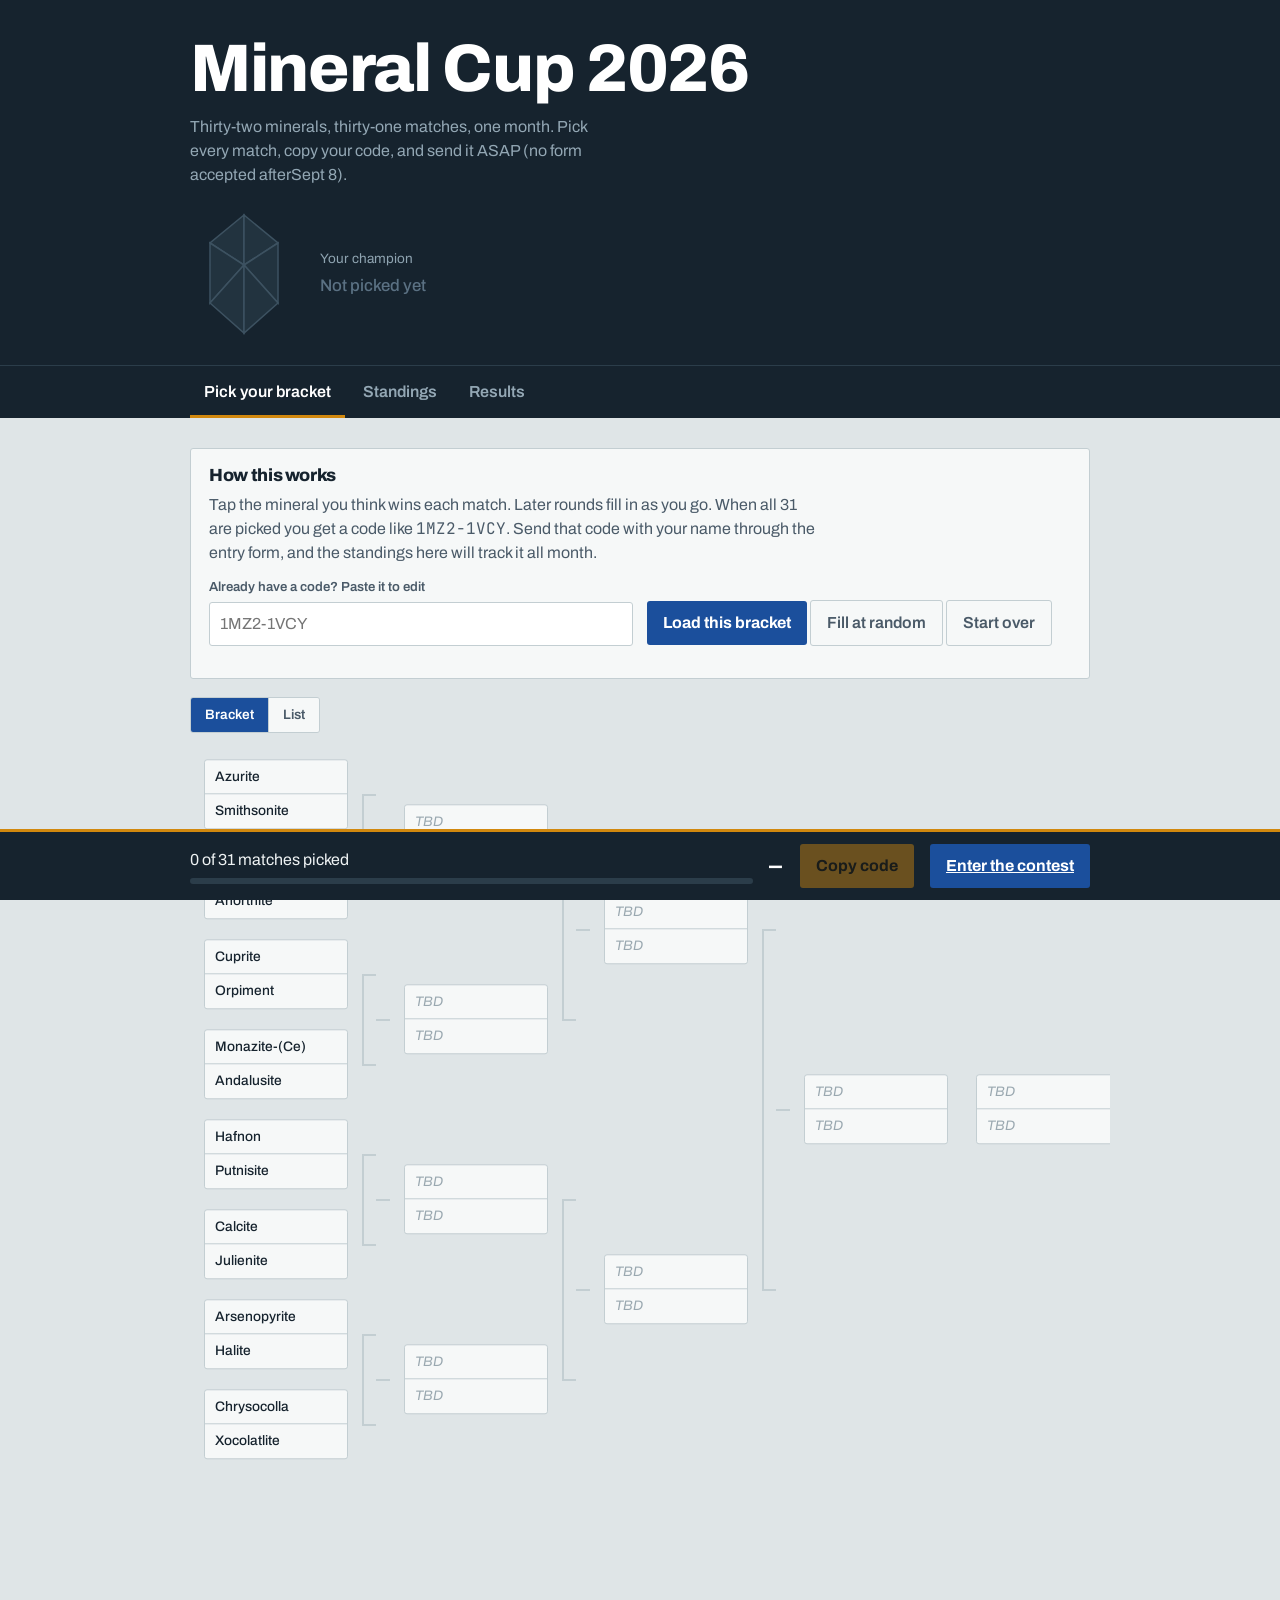
<file: index.html>
<!doctype html>
<html lang="en">
  <head>
    <meta charset="utf-8" />
    <meta name="viewport" content="width=device-width, initial-scale=1" />
    <title>Mineral Cup 2026 — bracket</title>
    <meta
      name="description"
      content="Pick all 31 matches of the Mineral Cup 2026 bracket, get an 8-character code, and follow the standings through September."
    />
    <link rel="stylesheet" href="styles.css" />
  </head>
  <body>
    <header class="masthead">
      <div class="wrap">
        <h1>Mineral Cup 2026</h1>
        <p class="season">
          Thirty-two minerals, thirty-one matches, one month. Pick every match,
          copy your code, and send it ASAP (no form accepted afterSept 8).
        </p>
        <div class="crystal-bay">
          <div class="crystal" id="crystal" aria-hidden="true">
            <svg viewBox="0 0 108 122">
              <polygon class="facet facet-a" points="54,2 20,30 54,52" />
              <polygon class="facet facet-b" points="54,2 88,30 54,52" />
              <polygon class="facet facet-c" points="20,30 20,90 54,52" />
              <polygon class="facet facet-b" points="88,30 88,90 54,52" />
              <polygon class="facet facet-a" points="20,90 54,120 54,52" />
              <polygon class="facet facet-c" points="88,90 54,120 54,52" />
            </svg>
          </div>
          <div>
            <div class="champion-label">Your champion</div>
            <div class="champion-name empty" id="championName">
              Not picked yet
            </div>
          </div>
        </div>
      </div>
    </header>

    <nav class="tabs">
      <div class="wrap" role="tablist">
        <button class="tab" role="tab" aria-selected="true" data-view="pick">
          Pick your bracket
        </button>
        <button class="tab" role="tab" aria-selected="false" data-view="standings">
          Standings
        </button>
        <button class="tab" role="tab" aria-selected="false" data-view="results">
          Results
        </button>
      </div>
    </nav>

    <main class="wrap">
      <!-- ------------------------------------------------ pick -->
      <section class="view" id="view-pick" role="tabpanel">
        <div class="card">
          <h2>How this works</h2>
          <p>
            Tap the mineral you think wins each match. Later rounds fill in as
            you go. When all 31 are picked you get a code like
            <span class="mono">1MZ2-1VCY</span>. Send that code with your name
            through the entry form, and the standings here will track it all
            month.
          </p>
          <div class="row two">
            <div class="field">
              <label for="loadCode">Already have a code? Paste it to edit</label>
              <input
                type="text"
                id="loadCode"
                class="mono"
                placeholder="1MZ2-1VCY"
                autocomplete="off"
                spellcheck="false"
              />
            </div>
            <div class="field" style="align-self: end">
              <button class="btn light" id="loadBtn">Load this bracket</button>
              <button class="btn ghost" id="randomBtn" style="border-color: var(--line); color: var(--ink-soft)">
                Fill at random
              </button>
              <button class="btn ghost" id="clearBtn" style="border-color: var(--line); color: var(--ink-soft)">
                Start over
              </button>
            </div>
          </div>
          <div id="loadMsg" aria-live="polite"></div>
        </div>

        <div class="view-toggle" role="group" aria-label="Bracket display">
          <button type="button" data-mode="tree" aria-pressed="true">Bracket</button>
          <button type="button" data-mode="list" aria-pressed="false">List</button>
        </div>
        <p class="bracket-hint">Scroll sideways to see the whole bracket.</p>

        <div class="bracket-scroll" id="pickTreeWrap">
          <div class="bracket" id="pickTree"></div>
        </div>
        <div id="rounds" hidden></div>
      </section>

      <!-- ------------------------------------------------ standings -->
      <section class="view" id="view-standings" role="tabpanel" hidden>
        <div class="toolbar">
          <span class="pill" id="standingsCount">0 entries</span>
          <span class="pill" id="standingsUpdated">not yet updated</span>
        </div>
        <div id="standingsWrap"></div>
      </section>

      <!-- ------------------------------------------------ results -->
      <section class="view" id="view-results" role="tabpanel" hidden>
        <div class="card">
          <h2>Voting today</h2>
          <div id="todayList" class="empty-state">Loading the schedule.</div>
        </div>

        <div class="view-toggle" role="group" aria-label="Results display">
          <button type="button" data-mode="tree" data-target="results" aria-pressed="true">Bracket</button>
          <button type="button" data-mode="list" data-target="results" aria-pressed="false">List</button>
        </div>
        <p class="bracket-hint">Scroll sideways to see the whole bracket.</p>

        <div class="bracket-scroll" id="resultsTreeWrap">
          <div class="bracket" id="resultsTree"></div>
        </div>
        <div id="resultsRounds" hidden></div>
      </section>
    </main>

    <div class="codebar">
      <div class="wrap">
        <div class="progress">
          <div id="progressText">0 of 31 matches picked</div>
          <div class="progress-track">
            <div class="progress-fill" id="progressFill"></div>
          </div>
        </div>
        <div class="code-out" id="codeOut">—</div>
        <button class="btn" id="copyBtn" disabled>Copy code</button>
        <a class="btn light" id="formBtn" href="#" hidden>Enter the contest</a>
      </div>
    </div>

    <script src="app.js"></script>
    <script>
      (function () {
        var picks = new Array(TOTAL_MATCHES).fill(null);
        var data = null;
        var dates = buildSchedule(null);

        var el = function (id) {
          return document.getElementById(id);
        };

        /* ---------------- tabs ---------------- */
        document.querySelectorAll('.tab').forEach(function (tab) {
          tab.addEventListener('click', function () {
            document.querySelectorAll('.tab').forEach(function (t) {
              t.setAttribute('aria-selected', String(t === tab));
            });
            ['pick', 'standings', 'results'].forEach(function (name) {
              el('view-' + name).hidden = name !== tab.dataset.view;
            });
            window.scrollTo({ top: 0, behavior: 'instant' });
          });
        });

        /* ---------------- tree bracket (both pick and results use this) ---------------- */

        var TREE_H = 720; // px, height of one conference column stack

        // Every round split into its left-half and right-half offsets, so the
        // tree can be drawn as two 16-mineral conferences converging on a
        // centred final -- the same shape as a printed March Madness bracket.
        function conferenceMatches(round, side) {
          var half = ROUND_SIZES[round] / 2;
          var offsets = [];
          for (var i = 0; i < half; i++) {
            offsets.push(side === 'left' ? i : half + i);
          }
          return offsets.map(function (o) {
            return matchAt(round, o);
          });
        }

        function centerPct(i, n) {
          return ((i + 0.5) / n) * 100;
        }

        // mode: 'pick' uses `picks` + choose(); 'result' uses data.results and
        // is read only, highlighting the actual winner instead of a selection.
        function buildBracketTree(host, mode) {
          host.innerHTML = '';
          host.style.height = TREE_H + 'px';

          var picksArr = mode === 'pick' ? picks : data.results;
          var tree = expandBracket(picksArr);
          var dead = mode === 'result' ? eliminatedFrom(picksArr) : new Set();

          ['left', 'right'].forEach(function (side) {
            var conf = document.createElement('div');
            conf.className = 'conference' + (side === 'right' ? ' right' : '');
            conf.style.height = TREE_H + 'px';

            for (var r = 0; r < 4; r++) {
              var matches = conferenceMatches(r, side);
              conf.appendChild(buildColumn(matches, r === 0, mode, tree, dead));
              if (r < 3) conf.appendChild(buildConnector(r, side));
            }
            host.appendChild(conf);
          });

          var final = document.createElement('div');
          final.className = 'bfinal';
          final.innerHTML = '<div class="bfinal-label">Champion</div>';
          final.appendChild(
            matchCard(matchAt(4, 0), tree, mode, dead, true)
          );
          host.appendChild(final);
        }

        function buildColumn(matches, isRoundZero, mode, tree, dead) {
          var col = document.createElement('div');
          col.className = 'bcol' + (isRoundZero ? ' round-0' : '');
          col.style.position = 'relative';
          col.style.height = '100%';
          col.style.padding = '0 14px';

          matches.forEach(function (m, i) {
            var wrap = document.createElement('div');
            wrap.style.position = 'absolute';
            wrap.style.left = '14px';
            wrap.style.right = '14px';
            wrap.style.top = centerPct(i, matches.length) + '%';
            wrap.style.transform = 'translateY(-50%)';
            wrap.appendChild(matchCard(m, tree, mode, dead, false));
            col.appendChild(wrap);
          });
          return col;
        }

        // The thin strip between two match columns: a vertical bar joining
        // each pair, with short horizontal ticks meeting the cards on either
        // side. Positions come straight from the maths of a balanced tree, so
        // a parent's tick always sits exactly between its two children's.
        function buildConnector(round, side) {
          var childCount = ROUND_SIZES[round] / 2;
          var parentCount = ROUND_SIZES[round + 1] / 2;
          var strip = document.createElement('div');
          strip.style.position = 'relative';
          strip.style.width = '28px';
          strip.style.flex = 'none';
          strip.style.height = '100%';

          for (var p = 0; p < parentCount; p++) {
            var topPct = centerPct(2 * p, childCount);
            var botPct = centerPct(2 * p + 1, childCount);
            var midPct = centerPct(p, parentCount);

            var bar = document.createElement('div');
            bar.style.position = 'absolute';
            bar.style.top = topPct + '%';
            bar.style.height = botPct - topPct + '%';
            bar.style.width = '0';
            bar.style.borderRight = '2px solid var(--line)';
            bar.style.left = side === 'left' ? '0' : 'auto';
            bar.style.right = side === 'right' ? '0' : 'auto';
            strip.appendChild(bar);

            [topPct, botPct].forEach(function (pct) {
              var tick = document.createElement('div');
              tick.style.position = 'absolute';
              tick.style.top = pct + '%';
              tick.style.width = '14px';
              tick.style.height = '0';
              tick.style.borderTop = '2px solid var(--line)';
              tick.style.left = side === 'left' ? '0' : 'auto';
              tick.style.right = side === 'right' ? '0' : 'auto';
              strip.appendChild(tick);
            });

            var outTick = document.createElement('div');
            outTick.style.position = 'absolute';
            outTick.style.top = midPct + '%';
            outTick.style.width = '14px';
            outTick.style.height = '0';
            outTick.style.borderTop = '2px solid var(--line)';
            outTick.style.left = side === 'left' ? '14px' : 'auto';
            outTick.style.right = side === 'right' ? '14px' : 'auto';
            strip.appendChild(outTick);
          }
          return strip;
        }

        function matchCard(m, tree, mode, dead, isFinal) {
          var card = document.createElement('div');
          card.className = 'bmatch';
          [0, 1].forEach(function (side) {
            var name = side === 0 ? tree.upper[m] : tree.lower[m];
            var btn = document.createElement('button');
            btn.type = 'button';
            btn.className = 'bside';

            if (!name) {
              btn.textContent = isFinal ? 'Not decided yet' : 'TBD';
              btn.disabled = true;
              card.appendChild(btn);
              return;
            }

            btn.textContent = name;

            if (mode === 'pick') {
              if (picks[m] === side) btn.classList.add('chosen');
              btn.addEventListener('click', function () {
                choose(m, side);
              });
            } else {
              if (data.results[m] === side) btn.classList.add('actual');
              else if (data.results[m] !== null || dead.has(name)) {
                btn.classList.add('knocked');
              }
              btn.disabled = true;
            }
            card.appendChild(btn);
          });
          return card;
        }

        /* view toggles */
        document.querySelectorAll('.view-toggle').forEach(function (group) {
          group.querySelectorAll('button').forEach(function (btn) {
            btn.addEventListener('click', function () {
              var target = btn.dataset.target || 'pick';
              var mode = btn.dataset.mode;
              group.querySelectorAll('button').forEach(function (b) {
                b.setAttribute('aria-pressed', String(b === btn));
              });
              if (target === 'pick') {
                el('pickTreeWrap').hidden = mode !== 'tree';
                el('rounds').hidden = mode !== 'list';
              } else {
                el('resultsTreeWrap').hidden = mode !== 'tree';
                el('resultsRounds').hidden = mode !== 'list';
              }
            });
          });
        });

        /* ---------------- picking ---------------- */

        function choose(match, side) {
          if (picks[match] === side) return;
          picks[match] = side;
          clearDownstream(picks, match);
          render();
        }

        function render() {
          var tree = expandBracket(picks);
          var host = el('rounds');
          host.innerHTML = '';

          for (var r = 0; r < ROUND_SIZES.length; r++) {
            var section = document.createElement('section');
            section.className = 'round';

            var picked = 0;
            for (var i = 0; i < ROUND_SIZES[r]; i++) {
              if (picks[matchAt(r, i)] !== null) picked++;
            }

            var head = document.createElement('div');
            head.className = 'round-head';
            head.innerHTML =
              '<h2>' +
              ROUND_NAMES[r] +
              '</h2><span class="round-meta">' +
              picked +
              ' of ' +
              ROUND_SIZES[r] +
              ' picked &middot; ' +
              ROUND_POINTS[r] +
              (ROUND_POINTS[r] === 1 ? ' point' : ' points') +
              ' each</span>';
            section.appendChild(head);

            var list = document.createElement('div');
            list.className = 'matches' + (ROUND_SIZES[r] > 2 ? ' wide' : '');

            for (var k = 0; k < ROUND_SIZES[r]; k++) {
              list.appendChild(matchNode(matchAt(r, k), tree));
            }
            section.appendChild(list);
            host.appendChild(section);
          }

          updateChampion(tree.winners[TOTAL_MATCHES - 1]);
          updateCodebar();
          buildBracketTree(el('pickTree'), 'pick');
        }

        function matchNode(m, tree) {
          var node = document.createElement('div');
          node.className = 'match';

          var no = document.createElement('div');
          no.className = 'match-no';
          no.innerHTML =
            '<span>' +
            (m + 1) +
            '</span><span class="day">' +
            prettyDate(dates[m]).replace(' ', '&nbsp;') +
            '</span>';
          node.appendChild(no);

          var sides = document.createElement('div');
          [0, 1].forEach(function (side) {
            var name = side === 0 ? tree.upper[m] : tree.lower[m];
            var btn = document.createElement('button');
            btn.className = 'side' + (picks[m] === side ? ' chosen' : '');
            btn.type = 'button';
            if (name) {
              btn.textContent = name;
              btn.addEventListener('click', function () {
                choose(m, side);
              });
            } else {
              btn.textContent = 'Winner of match ' + (feedersOf(m)[side] + 1);
              btn.disabled = true;
            }
            sides.appendChild(btn);
          });
          node.appendChild(sides);
          return node;
        }

        function updateChampion(name) {
          var label = el('championName');
          var crystal = el('crystal');
          if (name) {
            label.textContent = name;
            label.classList.remove('empty');
            crystal.classList.add('filled');
          } else {
            label.textContent = 'Not picked yet';
            label.classList.add('empty');
            crystal.classList.remove('filled');
          }
        }

        function updateCodebar() {
          var done = picks.filter(function (p) {
            return p !== null;
          }).length;
          el('progressText').textContent =
            done + ' of ' + TOTAL_MATCHES + ' matches picked';
          el('progressFill').style.width = (done / TOTAL_MATCHES) * 100 + '%';

          if (isComplete(picks)) {
            var code = encodeBracket(picks);
            el('codeOut').textContent = code;
            el('copyBtn').disabled = false;
            el('copyBtn').dataset.code = code;
          } else {
            el('codeOut').textContent = '—';
            el('copyBtn').disabled = true;
            el('copyBtn').dataset.code = '';
          }
        }

        el('copyBtn').addEventListener('click', function () {
          var code = this.dataset.code;
          if (!code) return;
          var self = this;
          navigator.clipboard.writeText(code).then(
            function () {
              self.textContent = 'Copied';
              setTimeout(function () {
                self.textContent = 'Copy code';
              }, 1600);
            },
            function () {
              window.prompt('Copy your code', code);
            }
          );
        });

        el('loadBtn').addEventListener('click', function () {
          var result = decodeBracket(el('loadCode').value);
          var msg = el('loadMsg');
          if (result.ok) {
            picks = result.picks;
            msg.innerHTML = '<span class="ok">Bracket loaded.</span>';
            render();
          } else {
            msg.innerHTML = '<span class="bad">' + result.reason + '.</span>';
          }
        });

        el('randomBtn').addEventListener('click', function () {
          picks = Array.from({ length: TOTAL_MATCHES }, function () {
            return Math.random() < 0.5 ? 0 : 1;
          });
          el('loadMsg').innerHTML =
            '<span class="ok">Random bracket filled. Change anything you disagree with.</span>';
          render();
        });

        el('clearBtn').addEventListener('click', function () {
          picks = new Array(TOTAL_MATCHES).fill(null);
          el('loadMsg').innerHTML = '';
          render();
        });

        /* ---------------- standings ---------------- */

        function renderStandings() {
          var host = el('standingsWrap');
          if (!data) {
            host.innerHTML =
              '<p class="empty-state">Standings could not be loaded.</p>';
            return;
          }
          el('standingsCount').textContent =
            data.entries.length +
            (data.entries.length === 1 ? ' entry' : ' entries');
          el('standingsUpdated').textContent = data.updated
            ? 'updated ' + data.updated
            : 'not yet updated';

          if (!data.entries.length) {
            host.innerHTML =
              '<p class="empty-state">No entries yet. Pick a bracket and send in your code.</p>';
            return;
          }

          var rows = buildStandings(data.entries, data.results);
          var html =
            '<table><thead><tr><th class="num">#</th><th>Name</th>' +
            '<th>Champion pick</th><th class="num">Score</th>' +
            '<th class="num">Max</th><th class="num">Correct</th></tr></thead><tbody>';

          rows.forEach(function (row) {
            html +=
              '<tr><td class="num rank">' +
              row.rank +
              '</td><td>' +
              escapeHtml(row.name) +
              (row.valid ? '' : ' <span class="bad">(invalid code)</span>') +
              '</td><td class="' +
              (row.championAlive ? 'alive' : 'dead') +
              '">' +
              escapeHtml(row.champion || '—') +
              '</td><td class="num"><strong>' +
              row.score +
              '</strong></td><td class="num">' +
              row.maxPossible +
              '</td><td class="num">' +
              row.correct +
              '/' +
              row.decided +
              '</td></tr>';
          });
          html += '</tbody></table>';
          host.innerHTML = html;
        }

        /* ---------------- results ---------------- */

        function renderResults() {
          if (!data) return;
          var tree = expandBracket(data.results);
          var dead = eliminatedFrom(data.results);

          var open = openMatches(data.results, dates, todayISO());
          var today = el('todayList');
          if (!open.length) {
            today.innerHTML =
              '<p class="empty-state">Nothing scheduled for today. Check the bracket below for what is coming.</p>';
          } else {
            today.innerHTML = open
              .map(function (m) {
                var a = tree.upper[m] || 'to be decided';
                var b = tree.lower[m] || 'to be decided';
                return (
                  '<p><span class="pill">Match ' +
                  (m + 1) +
                  '</span> <strong>' +
                  escapeHtml(a) +
                  '</strong> against <strong>' +
                  escapeHtml(b) +
                  '</strong></p>'
                );
              })
              .join('');
          }

          var host = el('resultsRounds');
          host.innerHTML = '';
          for (var r = 0; r < ROUND_SIZES.length; r++) {
            var section = document.createElement('section');
            section.className = 'round';
            var settled = 0;
            for (var i = 0; i < ROUND_SIZES[r]; i++) {
              if (data.results[matchAt(r, i)] !== null) settled++;
            }
            var head = document.createElement('div');
            head.className = 'round-head';
            head.innerHTML =
              '<h2>' +
              ROUND_NAMES[r] +
              '</h2><span class="round-meta">' +
              settled +
              ' of ' +
              ROUND_SIZES[r] +
              ' decided</span>';
            section.appendChild(head);

            var list = document.createElement('div');
            list.className = 'matches' + (ROUND_SIZES[r] > 2 ? ' wide' : '');
            for (var k = 0; k < ROUND_SIZES[r]; k++) {
              list.appendChild(resultNode(matchAt(r, k), tree, dead));
            }
            section.appendChild(list);
            host.appendChild(section);
          }

          buildBracketTree(el('resultsTree'), 'result');
        }

        function resultNode(m, tree, dead) {
          var node = document.createElement('div');
          node.className = 'match';
          var no = document.createElement('div');
          no.className = 'match-no';
          no.innerHTML =
            '<span>' +
            (m + 1) +
            '</span><span class="day">' +
            prettyDate(dates[m]).replace(' ', '&nbsp;') +
            '</span>';
          node.appendChild(no);

          var sides = document.createElement('div');
          [0, 1].forEach(function (side) {
            var name = side === 0 ? tree.upper[m] : tree.lower[m];
            var div = document.createElement('div');
            div.className = 'side';
            if (!name) {
              div.className += ' side';
              div.textContent = 'Winner of match ' + (feedersOf(m)[side] + 1);
              div.style.fontStyle = 'italic';
              div.style.color = '#9aa8b0';
            } else {
              div.textContent = name;
              if (data.results[m] === side) div.className += ' actual';
              else if (data.results[m] !== null || dead.has(name))
                div.className += ' knocked';
            }
            sides.appendChild(div);
          });
          node.appendChild(sides);
          return node;
        }

        function escapeHtml(text) {
          return String(text).replace(/[&<>"']/g, function (c) {
            return {
              '&': '&amp;',
              '<': '&lt;',
              '>': '&gt;',
              '"': '&quot;',
              "'": '&#39;',
            }[c];
          });
        }

        /* ---------------- boot ---------------- */

        render();

        loadData()
          .then(function (loaded) {
            data = loaded;
            dates = buildSchedule(data.schedule);
            if (data.formUrl) {
              var link = el('formBtn');
              link.href = data.formUrl;
              link.target = '_blank';
              link.rel = 'noopener';
              link.hidden = false;
            }
            document.title = data.season + ' — bracket';
            render();
            renderStandings();
            renderResults();
          })
          .catch(function () {
            el('standingsWrap').innerHTML =
              '<p class="empty-state">Standings are not available yet.</p>';
            el('todayList').innerHTML =
              '<p class="empty-state">The schedule is not available yet.</p>';
          });
      })();
    </script>
  </body>
</html>
</file>
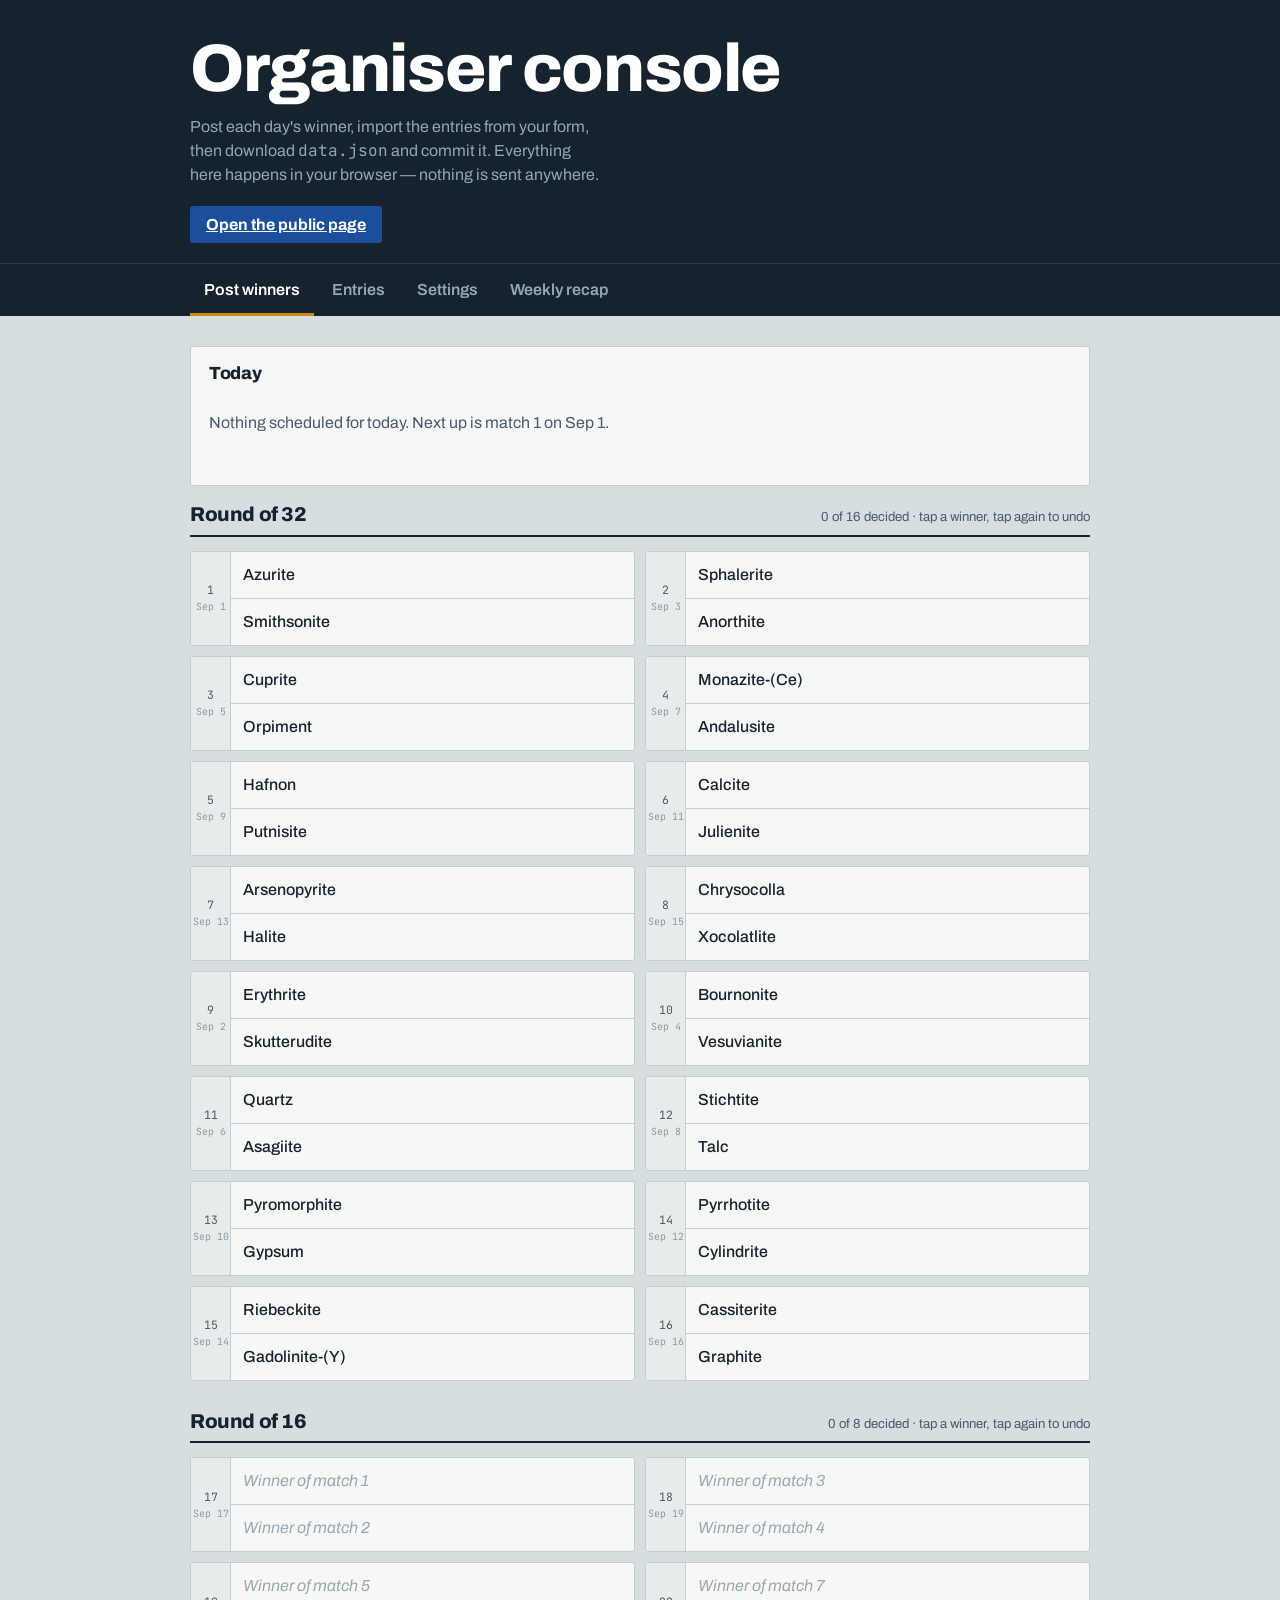
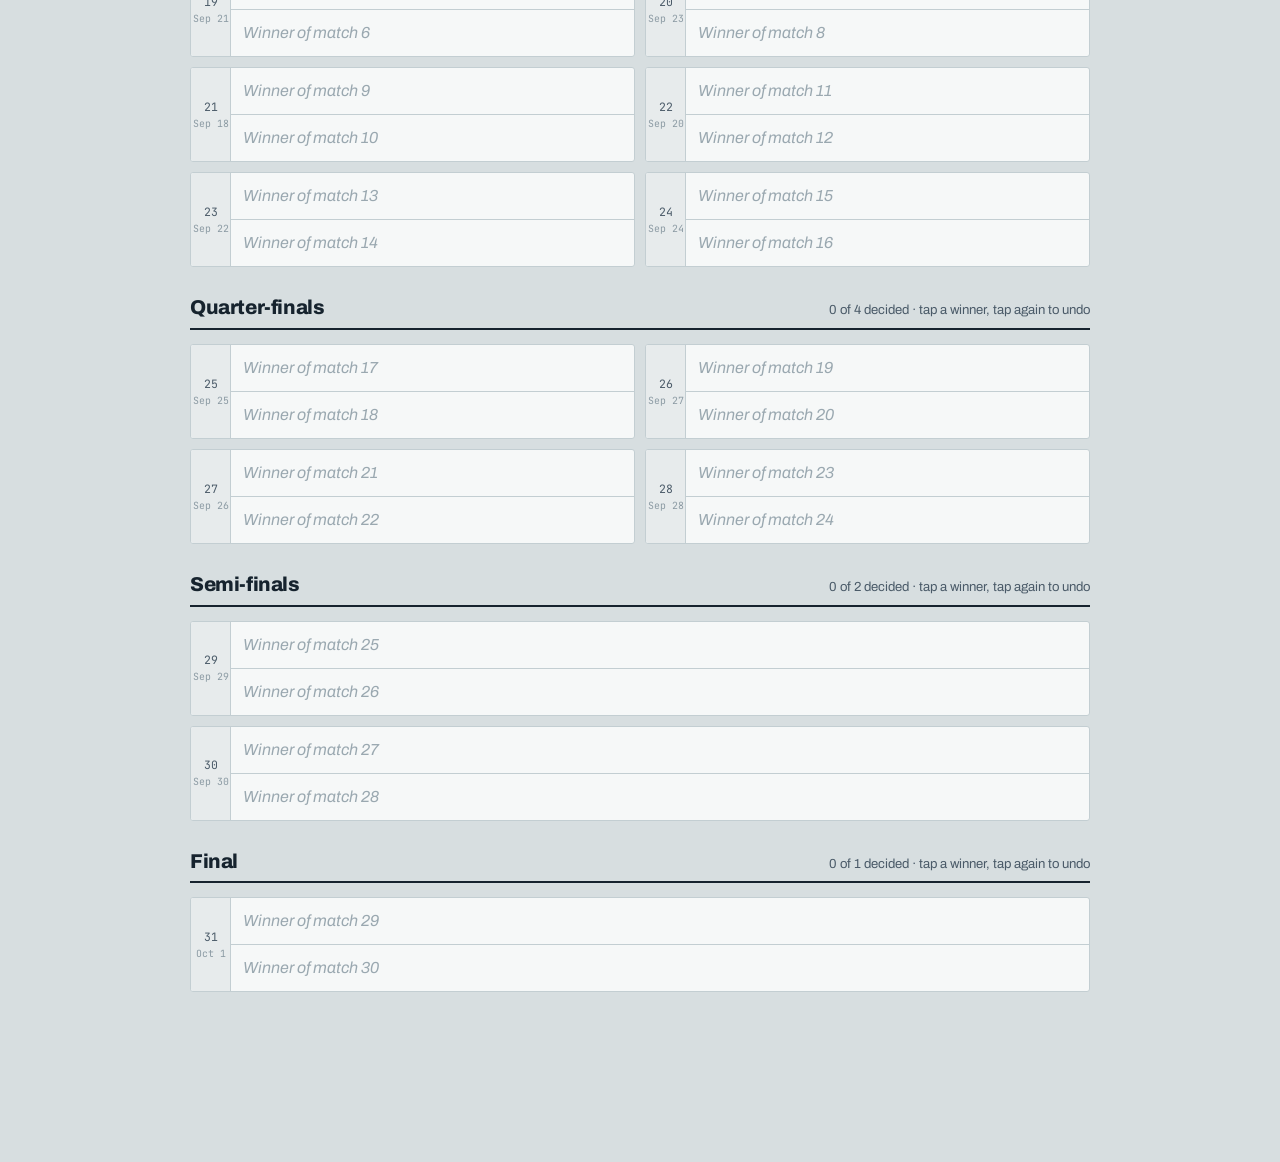
<file: admin.html>
<!doctype html>
<html lang="en">
  <head>
    <meta charset="utf-8" />
    <meta name="viewport" content="width=device-width, initial-scale=1" />
    <title>Mineral Cup 2026 — organiser console</title>
    <meta name="robots" content="noindex" />
    <link rel="stylesheet" href="styles.css" />
  </head>
  <body class="admin">
    <header class="masthead">
      <div class="wrap">
        <h1>Organiser console</h1>
        <p class="season">
          Post each day's winner, import the entries from your form, then
          download <span class="mono">data.json</span> and commit it. Everything
          here happens in your browser — nothing is sent anywhere.
        </p>
        <div style="padding-bottom: 26px">
          <a class="btn light" href="index.html">Open the public page</a>
        </div>
      </div>
    </header>

    <nav class="tabs">
      <div class="wrap" role="tablist">
        <button class="tab" role="tab" aria-selected="true" data-view="winners">
          Post winners
        </button>
        <button class="tab" role="tab" aria-selected="false" data-view="entries">
          Entries
        </button>
        <button class="tab" role="tab" aria-selected="false" data-view="settings">
          Settings
        </button>
        <button class="tab" role="tab" aria-selected="false" data-view="recap">
          Weekly recap
        </button>
      </div>
    </nav>

    <main class="wrap">
      <!-- ------------------------------------------------ winners -->
      <section class="view" id="view-winners" role="tabpanel">
        <div class="card">
          <h2>Today</h2>
          <div id="todayBox" class="empty-state">Loading.</div>
        </div>
        <div id="winnerRounds"></div>
      </section>

      <!-- ------------------------------------------------ entries -->
      <section class="view" id="view-entries" role="tabpanel" hidden>
        <div class="note">
          <strong>Never paste the email column.</strong>
          <span class="mono">data.json</span> sits in a public repository.
          Addresses stay in your form's response workbook, which is private.
          Copy the name and code columns only.
        </div>

        <div class="card">
          <h2>Import from your form</h2>
          <p>
            Open the response workbook, select the name and code columns, copy,
            and paste below. One entry per line. Every code is checked before it
            is added, and anything that fails is listed rather than silently
            scored.
          </p>
          <div class="field">
            <label for="importBox">Name and code, tab or comma separated</label>
            <textarea
              id="importBox"
              placeholder="Tadesse Alemu&#9;1MZ2-1VCY&#10;Sam Roberts&#9;P841-MBGC"
            ></textarea>
          </div>
          <div class="toolbar">
            <button class="btn light" id="importBtn">Import entries</button>
            <button class="btn ghost" id="replaceBtn" style="border-color: var(--line); color: var(--ink-soft)">
              Replace all entries
            </button>
          </div>
          <div id="importReport"></div>
        </div>

        <div class="card">
          <h2>Current entries <span class="pill" id="entryCount">0</span></h2>
          <div id="entryTable" class="empty-state">No entries yet.</div>
        </div>
      </section>

      <!-- ------------------------------------------------ settings -->
      <section class="view" id="view-settings" role="tabpanel" hidden>
        <div class="card">
          <h2>Contest settings</h2>
          <div class="field">
            <label for="seasonInput">Season name</label>
            <input type="text" id="seasonInput" />
          </div>
          <div class="field">
            <label for="formInput">Entry form link</label>
            <input
              type="url"
              id="formInput"
              placeholder="https://forms.office.com/..."
            />
          </div>
          <div class="row two">
            <div class="field">
              <label for="startInput">First match date</label>
              <input type="date" id="startInput" />
            </div>
            <div class="field">
              <label for="perDayInput">Matches per day, round by round</label>
              <input type="text" id="perDayInput" class="mono" placeholder="2,2,1,1,1" />
            </div>
          </div>
          <p id="scheduleSummary" class="mono" style="font-size: 0.85rem"></p>
        </div>

        <div class="card">
          <h2>Load and save</h2>
          <p>
            The console reads <span class="mono">data.json</span> when it opens.
            After posting winners or importing entries, download the file and
            commit it to the repository. That commit is what updates the public
            standings.
          </p>
          <div class="toolbar">
            <button class="btn" id="downloadBtn">Download data.json</button>
            <button class="btn ghost" id="reloadBtn" style="border-color: var(--line); color: var(--ink-soft)">
              Reload from the repository
            </button>
          </div>
          <div class="field">
            <label for="pasteBox">Or paste a data.json to work from</label>
            <textarea id="pasteBox" placeholder='{"season": "..."}'></textarea>
          </div>
          <button class="btn light" id="pasteBtn">Load pasted file</button>
          <div id="loadReport"></div>
        </div>
      </section>

      <!-- ------------------------------------------------ recap -->
      <section class="view" id="view-recap" role="tabpanel" hidden>
        <div class="card">
          <h2>Weekly recap</h2>
          <p>
            Generated from the results and standings you have posted. Copy it
            into your newsletter or social post.
          </p>
          <div class="field">
            <textarea id="recapBox" style="min-height: 280px"></textarea>
          </div>
          <div class="toolbar">
            <button class="btn light" id="recapBtn">Rebuild the recap</button>
            <button class="btn" id="recapCopy">Copy recap</button>
          </div>
        </div>
      </section>
    </main>

    <script src="app.js"></script>
    <script>
      (function () {
        var data = normaliseData({});
        var dates = buildSchedule(data.schedule);

        var el = function (id) {
          return document.getElementById(id);
        };

        function escapeHtml(text) {
          return String(text).replace(/[&<>"']/g, function (c) {
            return {
              '&': '&amp;',
              '<': '&lt;',
              '>': '&gt;',
              '"': '&quot;',
              "'": '&#39;',
            }[c];
          });
        }

        /* ---------------- tabs ---------------- */
        document.querySelectorAll('.tab').forEach(function (tab) {
          tab.addEventListener('click', function () {
            document.querySelectorAll('.tab').forEach(function (t) {
              t.setAttribute('aria-selected', String(t === tab));
            });
            ['winners', 'entries', 'settings', 'recap'].forEach(function (n) {
              el('view-' + n).hidden = n !== tab.dataset.view;
            });
            window.scrollTo({ top: 0, behavior: 'instant' });
          });
        });

        /* ---------------- winners ---------------- */

        function setResult(m, side) {
          if (data.results[m] === side) {
            data.results[m] = null;
          } else {
            data.results[m] = side;
          }
          // Anything further up the tree depended on this, so it resets.
          pathToFinal(m).forEach(function (later) {
            data.results[later] = null;
          });
          data.updated = todayISO();
          renderWinners();
        }

        function renderWinners() {
          var tree = expandBracket(data.results);
          var open = openMatches(data.results, dates, todayISO());
          var box = el('todayBox');

          if (!open.length) {
            var next = data.results.indexOf(null);
            box.innerHTML =
              next === -1
                ? '<p class="ok">Every match is decided. ' +
                  escapeHtml(tree.winners[TOTAL_MATCHES - 1]) +
                  ' is the champion.</p>'
                : '<p>Nothing scheduled for today. Next up is match ' +
                  (next + 1) +
                  ' on ' +
                  prettyDate(dates[next]) +
                  '.</p>';
          } else {
            box.innerHTML = open
              .map(function (m) {
                return (
                  '<p><span class="pill">Match ' +
                  (m + 1) +
                  '</span> ' +
                  escapeHtml(tree.upper[m] || 'to be decided') +
                  ' against ' +
                  escapeHtml(tree.lower[m] || 'to be decided') +
                  '</p>'
                );
              })
              .join('');
          }

          var host = el('winnerRounds');
          host.innerHTML = '';
          for (var r = 0; r < ROUND_SIZES.length; r++) {
            var section = document.createElement('section');
            section.className = 'round';
            var settled = 0;
            for (var i = 0; i < ROUND_SIZES[r]; i++) {
              if (data.results[matchAt(r, i)] !== null) settled++;
            }
            var head = document.createElement('div');
            head.className = 'round-head';
            head.innerHTML =
              '<h2>' +
              ROUND_NAMES[r] +
              '</h2><span class="round-meta">' +
              settled +
              ' of ' +
              ROUND_SIZES[r] +
              ' decided &middot; tap a winner, tap again to undo</span>';
            section.appendChild(head);

            var list = document.createElement('div');
            list.className = 'matches' + (ROUND_SIZES[r] > 2 ? ' wide' : '');
            for (var k = 0; k < ROUND_SIZES[r]; k++) {
              list.appendChild(winnerNode(matchAt(r, k), tree));
            }
            section.appendChild(list);
            host.appendChild(section);
          }
        }

        function winnerNode(m, tree) {
          var node = document.createElement('div');
          node.className = 'match';
          var no = document.createElement('div');
          no.className = 'match-no';
          no.innerHTML =
            '<span>' +
            (m + 1) +
            '</span><span class="day">' +
            prettyDate(dates[m]).replace(' ', '&nbsp;') +
            '</span>';
          node.appendChild(no);

          var sides = document.createElement('div');
          [0, 1].forEach(function (side) {
            var name = side === 0 ? tree.upper[m] : tree.lower[m];
            var btn = document.createElement('button');
            btn.type = 'button';
            btn.className = 'side' + (data.results[m] === side ? ' actual' : '');
            if (name) {
              btn.textContent = name;
              btn.addEventListener('click', function () {
                setResult(m, side);
              });
            } else {
              btn.textContent = 'Winner of match ' + (feedersOf(m)[side] + 1);
              btn.disabled = true;
            }
            sides.appendChild(btn);
          });
          node.appendChild(sides);
          return node;
        }

        /* ---------------- entries ---------------- */

        function parseImport(text) {
          var added = [];
          var failed = [];
          text
            .split(/\r?\n/)
            .map(function (line) {
              return line.trim();
            })
            .filter(Boolean)
            .forEach(function (line) {
              var parts = line.split(/\t|,(?=[^,]*$)/);
              if (parts.length < 2) {
                failed.push({ line: line, why: 'No code found on this line' });
                return;
              }
              var code = parts.pop().trim();
              var name = parts.join(' ').trim();
              if (!name) {
                failed.push({ line: line, why: 'No name found on this line' });
                return;
              }
              if (/@/.test(line)) {
                failed.push({
                  line: line,
                  why: 'Looks like an email address, so it was skipped',
                });
                return;
              }
              var check = decodeBracket(code);
              if (!check.ok) {
                failed.push({ line: line, why: check.reason });
                return;
              }
              added.push({ name: name, code: formatCode(code) });
            });
          return { added: added, failed: failed };
        }

        function doImport(replace) {
          var parsed = parseImport(el('importBox').value);
          if (replace) data.entries = [];

          var existing = {};
          data.entries.forEach(function (e) {
            existing[e.name.toLowerCase()] = e;
          });

          var fresh = 0;
          var updated = 0;
          parsed.added.forEach(function (entry) {
            var key = entry.name.toLowerCase();
            if (existing[key]) {
              if (existing[key].code !== entry.code) updated++;
              existing[key].code = entry.code;
            } else {
              data.entries.push(entry);
              existing[key] = entry;
              fresh++;
            }
          });

          var html =
            '<p class="ok">' +
            fresh +
            ' added, ' +
            updated +
            ' updated.</p>';
          if (parsed.failed.length) {
            html +=
              '<p class="bad">' +
              parsed.failed.length +
              ' line(s) rejected:</p><table><tbody>';
            parsed.failed.forEach(function (f) {
              html +=
                '<tr><td class="mono">' +
                escapeHtml(f.line.slice(0, 60)) +
                '</td><td class="bad">' +
                escapeHtml(f.why) +
                '</td></tr>';
            });
            html += '</tbody></table>';
          }
          el('importReport').innerHTML = html;
          data.updated = todayISO();
          renderEntries();
        }

        function renderEntries() {
          el('entryCount').textContent = data.entries.length;
          var host = el('entryTable');
          if (!data.entries.length) {
            host.className = 'empty-state';
            host.textContent = 'No entries yet.';
            return;
          }
          host.className = '';
          var rows = buildStandings(data.entries, data.results);
          var html =
            '<table><thead><tr><th>Name</th><th>Code</th>' +
            '<th>Champion pick</th><th class="num">Score</th><th></th>' +
            '</tr></thead><tbody>';
          rows.forEach(function (row) {
            html +=
              '<tr><td>' +
              escapeHtml(row.name) +
              '</td><td class="mono">' +
              escapeHtml(row.code) +
              '</td><td>' +
              escapeHtml(row.champion || '—') +
              '</td><td class="num">' +
              row.score +
              '</td><td><button class="btn ghost" style="border-color:var(--line);color:var(--ink-soft);padding:4px 10px" data-remove="' +
              escapeHtml(row.name) +
              '">Remove</button></td></tr>';
          });
          html += '</tbody></table>';
          host.innerHTML = html;

          host.querySelectorAll('[data-remove]').forEach(function (btn) {
            btn.addEventListener('click', function () {
              var name = btn.dataset.remove;
              data.entries = data.entries.filter(function (e) {
                return e.name !== name;
              });
              renderEntries();
            });
          });
        }

        el('importBtn').addEventListener('click', function () {
          doImport(false);
        });
        el('replaceBtn').addEventListener('click', function () {
          if (
            window.confirm('Remove every current entry and import fresh?')
          ) {
            doImport(true);
          }
        });

        /* ---------------- settings ---------------- */

        function readSettings() {
          data.season = el('seasonInput').value.trim() || 'Mineral Cup 2026';
          data.formUrl = el('formInput').value.trim();
          var perDay = el('perDayInput')
            .value.split(',')
            .map(function (n) {
              return Math.max(1, parseInt(n, 10) || 1);
            });
          while (perDay.length < 5) perDay.push(1);
          data.schedule = {
            startDate: el('startInput').value || '2026-09-01',
            perDay: perDay.slice(0, 5),
          };
          dates = buildSchedule(data.schedule);
          el('scheduleSummary').textContent =
            'First match ' +
            prettyDate(dates[0]) +
            ', final ' +
            prettyDate(dates[TOTAL_MATCHES - 1]) +
            '.';
          renderWinners();
        }

        ['seasonInput', 'formInput', 'startInput', 'perDayInput'].forEach(
          function (id) {
            el(id).addEventListener('change', readSettings);
          }
        );

        function fillSettings() {
          el('seasonInput').value = data.season;
          el('formInput').value = data.formUrl;
          el('startInput').value = (data.schedule || {}).startDate || '2026-09-01';
          el('perDayInput').value = ((data.schedule || {}).perDay || [1, 1, 1, 1, 1]).join(',');
          el('scheduleSummary').textContent =
            'First match ' +
            prettyDate(dates[0]) +
            ', final ' +
            prettyDate(dates[TOTAL_MATCHES - 1]) +
            '.';
        }

        /* ---------------- save & load ---------------- */

        el('downloadBtn').addEventListener('click', function () {
          data.updated = todayISO();
          var payload = {
            season: data.season,
            formUrl: data.formUrl,
            schedule: data.schedule,
            results: data.results,
            entries: data.entries,
            updated: data.updated,
          };
          var blob = new Blob([JSON.stringify(payload, null, 2)], {
            type: 'application/json',
          });
          var link = document.createElement('a');
          link.href = URL.createObjectURL(blob);
          link.download = 'data.json';
          link.click();
          URL.revokeObjectURL(link.href);
        });

        el('reloadBtn').addEventListener('click', boot);

        el('pasteBtn').addEventListener('click', function () {
          try {
            data = normaliseData(JSON.parse(el('pasteBox').value));
            dates = buildSchedule(data.schedule);
            fillSettings();
            renderWinners();
            renderEntries();
            el('loadReport').innerHTML = '<p class="ok">Loaded.</p>';
          } catch (err) {
            el('loadReport').innerHTML =
              '<p class="bad">That is not valid JSON.</p>';
          }
        });

        /* ---------------- recap ---------------- */

        el('recapBtn').addEventListener('click', function () {
          var tree = expandBracket(data.results);
          var rows = buildStandings(data.entries, data.results);
          var lines = [data.season + ' — where things stand', ''];

          var decided = [];
          for (var m = 0; m < TOTAL_MATCHES; m++) {
            if (data.results[m] === null) continue;
            var winner = tree.winners[m];
            var loser =
              winner === tree.upper[m] ? tree.lower[m] : tree.upper[m];
            decided.push({ m: m, winner: winner, loser: loser });
          }

          var recent = decided.slice(-7);
          if (recent.length) {
            lines.push('Results this week');
            recent.forEach(function (r) {
              lines.push(
                '  Match ' + (r.m + 1) + ': ' + r.winner + ' beat ' + r.loser
              );
            });
            lines.push('');
          }

          var alive = MINERALS.filter(function (name) {
            return !eliminatedFrom(data.results).has(name);
          });
          lines.push('Still standing: ' + alive.length + ' of 32');
          if (alive.length <= 8) lines.push('  ' + alive.join(', '));
          lines.push('');

          if (rows.length) {
            lines.push('Leaderboard');
            rows.slice(0, 10).forEach(function (row) {
              lines.push(
                '  ' +
                  row.rank +
                  '. ' +
                  row.name +
                  ' — ' +
                  row.score +
                  ' points, ' +
                  row.maxPossible +
                  ' still possible, champion pick ' +
                  (row.champion || '—') +
                  (row.championAlive ? '' : ' (out)')
              );
            });
            lines.push('');
          }

          var next = data.results.indexOf(null);
          if (next !== -1) {
            lines.push(
              'Next up: match ' +
                (next + 1) +
                ' on ' +
                prettyDate(dates[next]) +
                ', ' +
                (tree.upper[next] || 'to be decided') +
                ' against ' +
                (tree.lower[next] || 'to be decided') +
                '.'
            );
          } else if (decided.length === TOTAL_MATCHES) {
            lines.push(
              'Champion: ' + tree.winners[TOTAL_MATCHES - 1] + '.'
            );
          }
          lines.push('Vote daily at www.MineralCup.org — #MinCup26');

          el('recapBox').value = lines.join('\n');
        });

        el('recapCopy').addEventListener('click', function () {
          var box = el('recapBox');
          box.select();
          navigator.clipboard.writeText(box.value);
          this.textContent = 'Copied';
          var self = this;
          setTimeout(function () {
            self.textContent = 'Copy recap';
          }, 1600);
        });

        /* ---------------- boot ---------------- */

        function boot() {
          loadData()
            .then(function (loaded) {
              data = loaded;
              dates = buildSchedule(data.schedule);
              fillSettings();
              renderWinners();
              renderEntries();
              el('loadReport').innerHTML =
                '<p class="ok">Loaded data.json from the repository.</p>';
            })
            .catch(function () {
              data = normaliseData({});
              dates = buildSchedule(data.schedule);
              fillSettings();
              renderWinners();
              renderEntries();
              el('loadReport').innerHTML =
                '<p class="bad">No data.json found. Starting from an empty contest.</p>';
            });
        }

        boot();
      })();
    </script>
  </body>
</html>
</file>
<file: styles.css>
@import url('https://fonts.googleapis.com/css2?family=Archivo:wght@400;500;600;800&family=JetBrains+Mono:wght@500;700&display=swap');

:root {
  --ink: #16232e;
  --ink-soft: #4a5a68;
  --ground: #dfe5e7;
  --panel: #f6f8f8;
  --line: #c3ced2;
  --azurite: #1b4f9c;
  --azurite-tint: #dbe6f5;
  --orpiment: #d1880e;
  --orpiment-tint: #f8ecd2;
  --erythrite: #a8325f;
  --chrysocolla: #2e8c85;
  --radius: 3px;
  --shadow: 0 1px 0 var(--line);
}

* {
  box-sizing: border-box;
}

html {
  -webkit-text-size-adjust: 100%;
}

body {
  margin: 0;
  background: var(--ground);
  color: var(--ink);
  font-family: 'Archivo', system-ui, sans-serif;
  font-size: 16px;
  line-height: 1.5;
}

h1,
h2,
h3 {
  margin: 0;
  font-weight: 800;
  letter-spacing: -0.02em;
  line-height: 1.05;
}

a {
  color: var(--azurite);
}

button {
  font: inherit;
  color: inherit;
  cursor: pointer;
}

:focus-visible {
  outline: 3px solid var(--orpiment);
  outline-offset: 2px;
}

.wrap {
  max-width: 940px;
  margin: 0 auto;
  padding: 0 20px;
}

/* ---------------- masthead ---------------- */

.masthead {
  background: var(--ink);
  color: #eef2f3;
  padding: 34px 0 0;
}

.masthead h1 {
  font-size: clamp(2.4rem, 8vw, 4.2rem);
  color: #fff;
}

.masthead .season {
  color: #93a7b4;
  margin: 10px 0 26px;
  max-width: 46ch;
}

.crystal-bay {
  display: flex;
  align-items: center;
  gap: 22px;
  padding-bottom: 30px;
  flex-wrap: wrap;
}

.crystal {
  width: 108px;
  height: 122px;
  flex: none;
  position: relative;
}

.crystal svg {
  width: 100%;
  height: 100%;
  display: block;
}

.crystal .facet {
  fill: #22333f;
  stroke: #3d5261;
  stroke-width: 1.5;
  transition: fill 220ms ease;
}

.crystal.filled .facet-a {
  fill: #2a63b8;
}
.crystal.filled .facet-b {
  fill: #1b4f9c;
}
.crystal.filled .facet-c {
  fill: #13396f;
}
.crystal.filled .facet {
  stroke: #75a6e6;
}

.champion-label {
  color: #8fa4b1;
  font-size: 0.85rem;
  margin-bottom: 4px;
}

.champion-name {
  font-size: clamp(1.5rem, 5vw, 2.2rem);
  font-weight: 800;
  color: #fff;
  letter-spacing: -0.02em;
}

.champion-name.empty {
  color: #5b7183;
  font-weight: 500;
  letter-spacing: 0;
  font-size: 1.05rem;
}

/* ---------------- tabs ---------------- */

.tabs {
  background: var(--ink);
  border-top: 1px solid #2b3d4a;
  position: sticky;
  top: 0;
  z-index: 20;
}

.tabs .wrap {
  display: flex;
  gap: 4px;
  overflow-x: auto;
}

.tab {
  background: none;
  border: 0;
  border-bottom: 3px solid transparent;
  color: #93a7b4;
  padding: 14px 14px 11px;
  font-weight: 600;
  white-space: nowrap;
}

.tab[aria-selected='true'] {
  color: #fff;
  border-bottom-color: var(--orpiment);
}

/* ---------------- panels ---------------- */

.view {
  padding: 30px 0 140px;
}

.view[hidden] {
  display: none;
}

.round {
  margin-bottom: 30px;
}

.round-head {
  display: flex;
  align-items: baseline;
  justify-content: space-between;
  gap: 12px;
  padding-bottom: 8px;
  border-bottom: 2px solid var(--ink);
  margin-bottom: 14px;
}

.round-head h2 {
  font-size: 1.25rem;
}

.round-meta {
  font-size: 0.82rem;
  color: var(--ink-soft);
}

.matches {
  display: grid;
  gap: 10px;
}

@media (min-width: 720px) {
  .matches.wide {
    grid-template-columns: 1fr 1fr;
  }
}

.match {
  background: var(--panel);
  border: 1px solid var(--line);
  border-radius: var(--radius);
  display: grid;
  grid-template-columns: 40px 1fr;
  overflow: hidden;
}

.match-no {
  background: #e7ebec;
  border-right: 1px solid var(--line);
  display: flex;
  flex-direction: column;
  align-items: center;
  justify-content: center;
  gap: 2px;
  font-size: 0.72rem;
  color: var(--ink-soft);
  font-family: 'JetBrains Mono', monospace;
}

.match-no .day {
  font-size: 0.62rem;
  color: #8b9aa3;
}

.side {
  display: block;
  width: 100%;
  text-align: left;
  background: none;
  border: 0;
  border-bottom: 1px solid var(--line);
  padding: 11px 12px;
  font-weight: 500;
  transition: background 120ms ease;
}

.side:last-child {
  border-bottom: 0;
}

.side:hover:not(:disabled) {
  background: var(--azurite-tint);
}

.side:disabled {
  color: #9aa8b0;
  cursor: default;
  font-style: italic;
  font-weight: 400;
}

.side.chosen {
  background: var(--azurite);
  color: #fff;
  font-weight: 700;
}

.side.chosen:hover {
  background: var(--azurite);
}

.side.actual {
  background: var(--orpiment-tint);
  box-shadow: inset 4px 0 0 var(--orpiment);
  font-weight: 700;
}

.side.knocked {
  color: #9aa8b0;
  text-decoration: line-through;
}

.side .tick {
  float: right;
  font-family: 'JetBrains Mono', monospace;
  font-size: 0.78rem;
  opacity: 0.8;
}

/* ---------------- tree bracket ---------------- */

.bracket-scroll {
  overflow-x: auto;
  overflow-y: hidden;
  padding-bottom: 6px;
  margin: 0 -20px 20px;
  padding-left: 20px;
  padding-right: 20px;
}

.bracket-hint {
  display: none;
  color: var(--ink-soft);
  font-size: 0.82rem;
  margin: 0 0 10px;
}

@media (max-width: 900px) {
  .bracket-hint {
    display: block;
  }
}

.bracket {
  display: flex;
  align-items: stretch;
  gap: 0;
  width: max-content;
  min-width: 100%;
}

.conference {
  display: flex;
}

.conference.right {
  flex-direction: row-reverse;
}

.bcol {
  display: flex;
  flex-direction: column;
  justify-content: space-around;
  width: 172px;
  flex: none;
  padding: 0 14px;
}

.bcol .bmatch-wrap {
  position: relative;
  display: flex;
  align-items: center;
}

/* the connector: a horizontal stub off the match, plus (for paired rounds)
   a vertical bar joining two matches into the stub that feeds the next round */
.bcol:not(.round-0) .bmatch-wrap::before {
  content: '';
  position: absolute;
  top: 50%;
  width: 14px;
  height: 0;
  border-top: 2px solid var(--line);
}

.conference:not(.right) .bcol:not(.round-0) .bmatch-wrap::before {
  left: -14px;
}
.conference.right .bcol:not(.round-0) .bmatch-wrap::before {
  right: -14px;
}

.bpair {
  position: relative;
  display: flex;
  flex-direction: column;
  justify-content: space-around;
  flex: 1;
}

.bpair::after {
  content: '';
  position: absolute;
  top: 25%;
  bottom: 25%;
  width: 0;
  border-right: 2px solid var(--line);
}

.conference:not(.right) .bpair::after {
  right: -14px;
}
.conference.right .bpair::after {
  left: -14px;
}

.bmatch {
  background: var(--panel);
  border: 1px solid var(--line);
  border-radius: var(--radius);
  overflow: hidden;
  width: 100%;
  margin: 7px 0;
}

.bmatch .bside {
  display: block;
  width: 100%;
  text-align: left;
  background: none;
  border: 0;
  border-bottom: 1px solid var(--line);
  padding: 8px 10px;
  font-size: 0.86rem;
  font-weight: 500;
  line-height: 1.25;
}

.bmatch .bside:last-child {
  border-bottom: 0;
}

.bmatch .bside:hover:not(:disabled) {
  background: var(--azurite-tint);
}

.bmatch .bside:disabled {
  color: #9aa8b0;
  font-style: italic;
  font-weight: 400;
  cursor: default;
}

.bmatch .bside.chosen {
  background: var(--azurite);
  color: #fff;
  font-weight: 700;
}

.bmatch .bside.actual {
  background: var(--orpiment-tint);
  box-shadow: inset 3px 0 0 var(--orpiment);
  font-weight: 700;
}

.bmatch .bside.knocked {
  color: #9aa8b0;
  text-decoration: line-through;
}

.bfinal {
  flex: none;
  width: 190px;
  display: flex;
  flex-direction: column;
  align-items: center;
  justify-content: center;
  padding: 0 8px;
}

.bfinal-label {
  font-size: 0.72rem;
  color: var(--ink-soft);
  margin-bottom: 8px;
  text-align: center;
}

.bfinal .bmatch {
  border-color: var(--orpiment);
  border-width: 2px;
}

.round-label {
  text-align: center;
  font-size: 0.72rem;
  color: var(--ink-soft);
  padding-bottom: 6px;
}

.view-toggle {
  display: inline-flex;
  border: 1px solid var(--line);
  border-radius: var(--radius);
  overflow: hidden;
  margin-bottom: 16px;
}

.view-toggle button {
  background: var(--panel);
  border: 0;
  padding: 7px 14px;
  font-size: 0.85rem;
  font-weight: 600;
  color: var(--ink-soft);
  border-right: 1px solid var(--line);
}

.view-toggle button:last-child {
  border-right: 0;
}

.view-toggle button[aria-pressed='true'] {
  background: var(--azurite);
  color: #fff;
}

/* ---------------- code bar ---------------- */

.codebar {
  position: fixed;
  left: 0;
  right: 0;
  bottom: 0;
  background: var(--ink);
  color: #eef2f3;
  border-top: 3px solid var(--orpiment);
  z-index: 30;
}

.codebar .wrap {
  display: flex;
  align-items: center;
  gap: 16px;
  padding-top: 12px;
  padding-bottom: 12px;
  flex-wrap: wrap;
}

.progress {
  flex: 1 1 180px;
  min-width: 160px;
}

.progress-track {
  height: 6px;
  background: #2b3d4a;
  border-radius: 3px;
  overflow: hidden;
  margin-top: 6px;
}

.progress-fill {
  height: 100%;
  background: var(--orpiment);
  width: 0;
  transition: width 200ms ease;
}

.code-out {
  font-family: 'JetBrains Mono', monospace;
  font-weight: 700;
  font-size: 1.35rem;
  letter-spacing: 0.08em;
  color: #fff;
}

.btn {
  background: var(--orpiment);
  color: #1d1403;
  border: 0;
  border-radius: var(--radius);
  padding: 10px 16px;
  font-weight: 700;
}

.btn.ghost {
  background: none;
  border: 1px solid #45596a;
  color: #dbe4e8;
  font-weight: 600;
}

.btn:disabled {
  opacity: 0.45;
  cursor: not-allowed;
}

.btn.light {
  background: var(--azurite);
  color: #fff;
}

/* ---------------- tables & cards ---------------- */

.card {
  background: var(--panel);
  border: 1px solid var(--line);
  border-radius: var(--radius);
  padding: 18px;
  margin-bottom: 18px;
}

.card h2 {
  font-size: 1.1rem;
  margin-bottom: 8px;
}

.card p {
  margin: 0 0 12px;
  color: var(--ink-soft);
  max-width: 68ch;
}

table {
  width: 100%;
  border-collapse: collapse;
  background: var(--panel);
  border: 1px solid var(--line);
}

th,
td {
  text-align: left;
  padding: 9px 12px;
  border-bottom: 1px solid var(--line);
  font-size: 0.93rem;
}

th {
  background: #e7ebec;
  font-weight: 600;
  font-size: 0.8rem;
  color: var(--ink-soft);
}

td.num,
th.num {
  text-align: right;
  font-family: 'JetBrains Mono', monospace;
}

tr:last-child td {
  border-bottom: 0;
}

.rank {
  font-family: 'JetBrains Mono', monospace;
  font-weight: 700;
  color: var(--ink-soft);
}

.dead {
  color: var(--erythrite);
}

.alive {
  color: var(--chrysocolla);
}

input[type='text'],
input[type='date'],
input[type='url'],
textarea,
select {
  font: inherit;
  width: 100%;
  padding: 9px 10px;
  border: 1px solid var(--line);
  border-radius: var(--radius);
  background: #fff;
  color: var(--ink);
}

textarea {
  font-family: 'JetBrains Mono', monospace;
  font-size: 0.85rem;
  min-height: 130px;
  resize: vertical;
}

label {
  display: block;
  font-size: 0.82rem;
  font-weight: 600;
  color: var(--ink-soft);
  margin-bottom: 5px;
}

.field {
  margin-bottom: 14px;
}

.row {
  display: grid;
  gap: 14px;
}

@media (min-width: 640px) {
  .row.two {
    grid-template-columns: 1fr 1fr;
  }
}

.note {
  border-left: 4px solid var(--erythrite);
  background: #fbeaf0;
  padding: 12px 14px;
  border-radius: var(--radius);
  margin-bottom: 18px;
  font-size: 0.9rem;
}

.note strong {
  color: var(--erythrite);
}

.ok {
  color: var(--chrysocolla);
  font-weight: 600;
}

.bad {
  color: var(--erythrite);
  font-weight: 600;
}

.empty-state {
  color: var(--ink-soft);
  padding: 20px 0;
}

.toolbar {
  display: flex;
  gap: 10px;
  flex-wrap: wrap;
  align-items: center;
  margin-bottom: 16px;
}

.pill {
  display: inline-block;
  font-size: 0.75rem;
  font-family: 'JetBrains Mono', monospace;
  background: #e7ebec;
  border: 1px solid var(--line);
  border-radius: 999px;
  padding: 2px 9px;
}

.admin body,
body.admin {
  background: #d7dee0;
}

.mono {
  font-family: 'JetBrains Mono', monospace;
}

@media (prefers-reduced-motion: reduce) {
  * {
    transition: none !important;
  }
}
</file>
